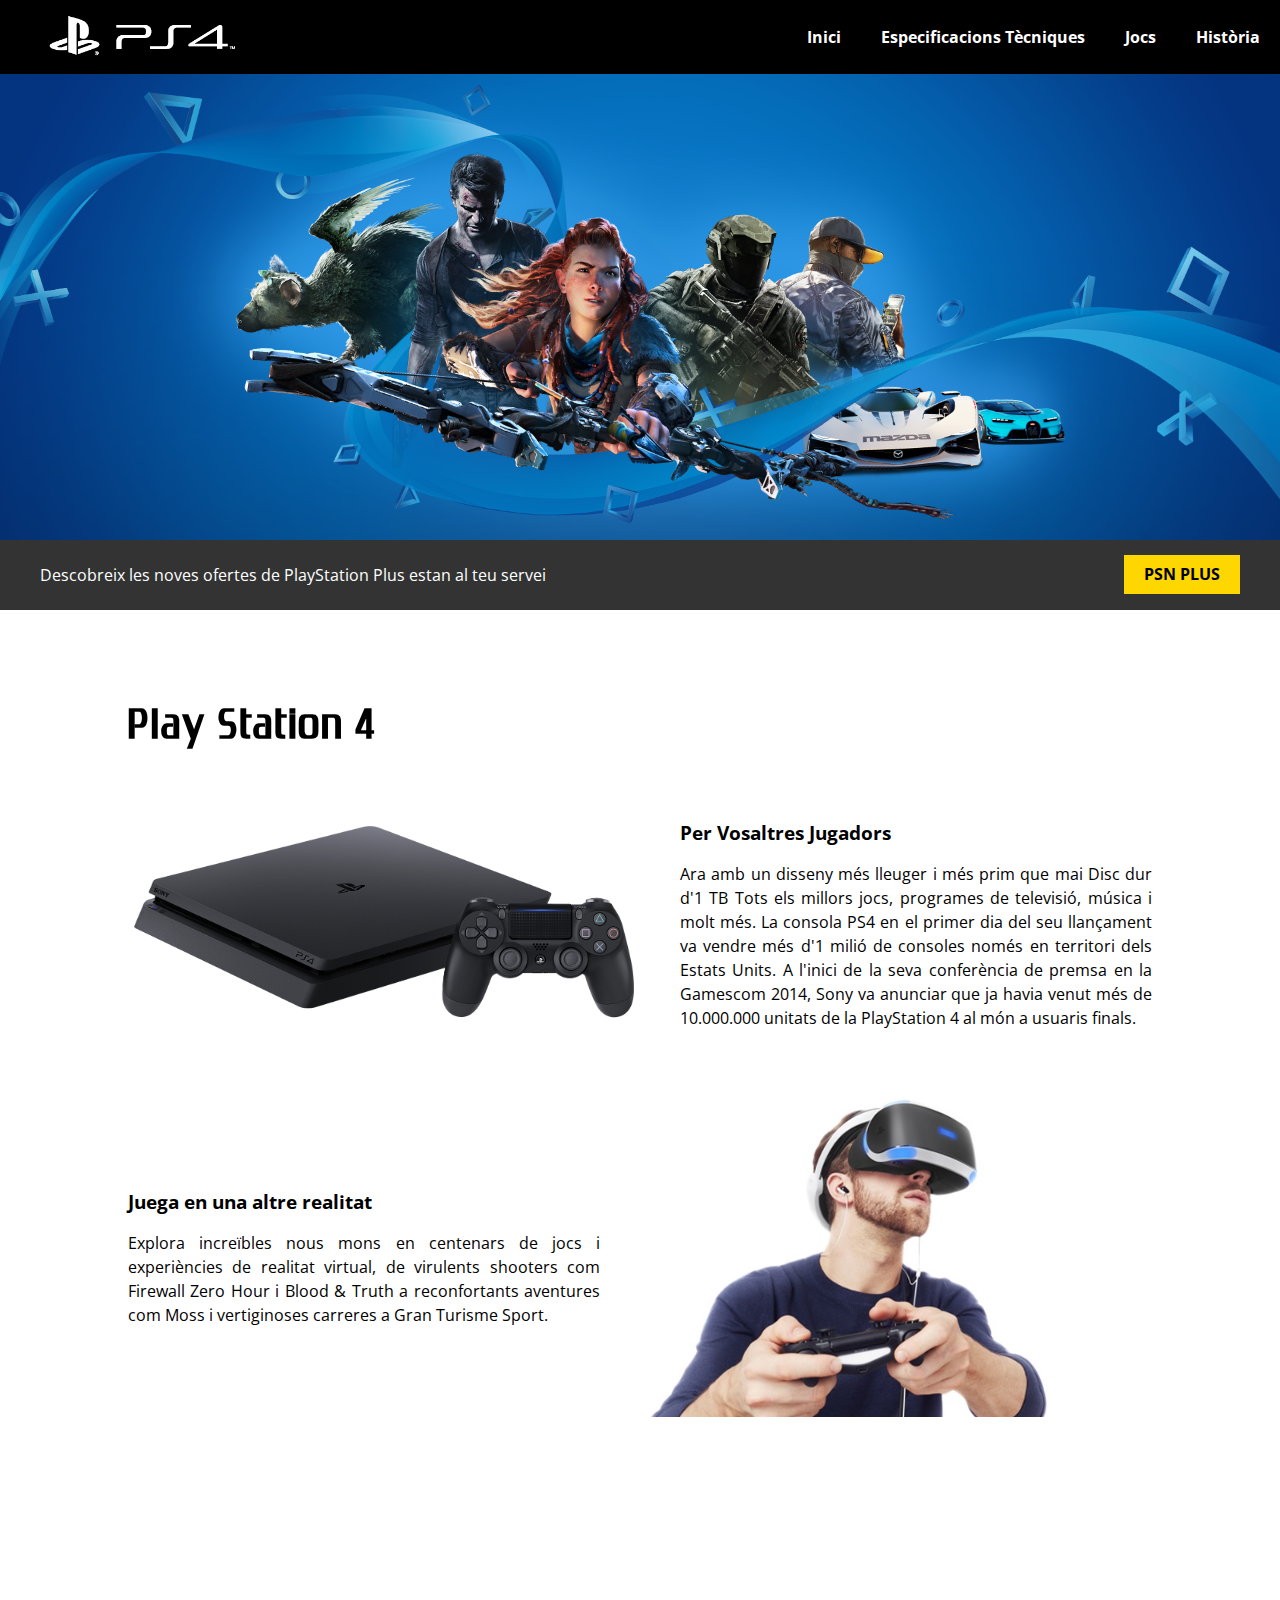
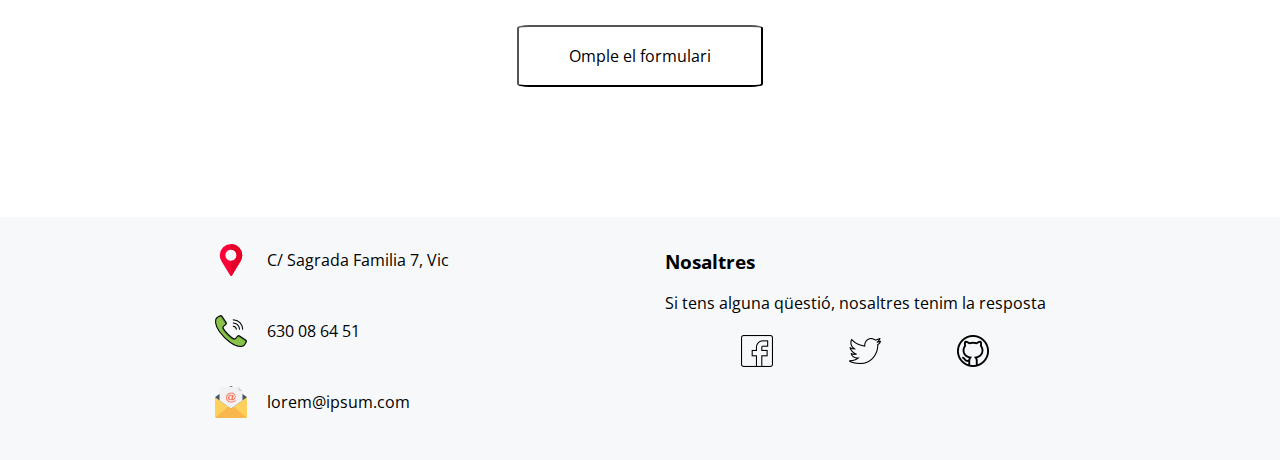
<file: index.html>
<!DOCTYPE html>
<html lang="en">

<head>
    <meta charset="UTF-8">
    <meta name="viewport" content="width=device-width, initial-scale=1.0">
    <meta http-equiv="X-UA-Compatible" content="ie=edge">
    <title>PlayStation 4</title>
    <link rel="icon" href="img/favicon.ico" type="image/x-icon">
    <link rel="stylesheet" href="css/normalize.css">
    <link rel="stylesheet" href="css/styles.css">
    <link href="https://fonts.googleapis.com/css?family=Open+Sans:300,400,700&display=swap" rel="stylesheet">
</head>

<body>
    <header>
        <nav>
            <div class="logo">
                <a href="index.html">
                    <img src="img/logo_ps4_white (1).png" alt="Logo PS4">
                </a>
            </div>
            <ul>
                <li><a href="index.html">Inici</a></li>
                <li><a href="specs.html">Especificacions Tècniques</a></li>
                <li><a href="jocs.html">Jocs</a></li>
                <li><a href="historia.html">Història</a></li>
            </ul>
        </nav>
    </header>
    <main>
        <div class="top">
            <img class="promocio" src="img/PlayStation-Experience-2016-Banner.png">
            <div class="psnPLUS">
                <p>Descobreix les noves ofertes de PlayStation Plus estan al teu servei</p>
                <a href="#" class="button_psn">PSN Plus</a>
            </div>
        </div>
        <div class="container">
            <div class="ps4">
                <h1 class="titol">Play Station 4</h1>
            </div>
            <div class="apartat">
                <img src="img/PS4.png" alt="ps4 stock">
                <div class="text-info">
                    <h3>Per Vosaltres Jugadors</h3>
                    <p>Ara amb un disseny més lleuger i més prim que mai
                        Disc dur d'1 TB
                        Tots els millors jocs, programes de televisió, música i molt més. La consola PS4 en el primer
                        dia del seu llançament va vendre més d'1 milió de consoles només en territori dels Estats Units.
                        A l'inici de la seva conferència de premsa en la Gamescom 2014, Sony va anunciar que ja havia
                        venut més de 10.000.000 unitats de la PlayStation 4 al món a usuaris finals.</p>
                </div>
            </div>
            <div class="apartat">
                <div class="text-info">
                    <h3>Juega en una altre realitat</h3>
                    <p>Explora increïbles nous mons en centenars de jocs i experiències de realitat virtual, de
                        virulents shooters com Firewall Zero Hour i Blood & Truth a reconfortants aventures com Moss i
                        vertiginoses carreres a Gran Turisme Sport.</p>
                </div>
                <img src="img/VR.jpg" alt="VR stock">
            </div>
        </div>
        <div class="background">
            <div class="newsletter">
                <h2>Subscriu-te a la nostra Newsletter per rebre novetats!</h2>
                <button class="button" id="open">Omple el formulari</button>
            </div>
        </div>
        <div class="pop-up" id="pop-up">
            <div class="content">
                <span class="close">&times;</span>
                <h3>Introdueix les dades</h3>
                <form class="formulari">
                    <input class="entrada" type="text" name="lastname" placeholder="Nom i cognoms" required><br>
                    <input class="entrada" type="email" name="lastname" placeholder="E-Mail" required><br><br>
                    <div class="genere" required>
                        <input type="radio" name="genere"> Home
                        <input type="radio" name="genere"> Dona
                        <input type="radio" name="genere"> Altre
                    </div>
                    <input type="submit" value="Enviar" class="submit">
                </form>
            </div>
        </div>
    </main>
    <footer>
        <div class="info">
            <div class="section">
                <img src="img/placeholder.png" alt="Location">
                <p>C/ Sagrada Familia 7, Vic</p>
            </div>
            <div class="section">
                <img src="img/call.png" alt="Phone">
                <p>630 08 64 51</p>
            </div>
            <div class="section">
                <img src="img/email.png" alt="Email">
                <p>lorem@ipsum.com</p>
            </div>
        </div>
        <div class="about">
            <h3>Nosaltres</h3>
            <p>Si tens alguna qüestió, nosaltres tenim la resposta</p>
            <div class="iconos">
                <a href="#"><img src="img/facebook.png" alt="facebook" class="facebook"></a>
                <a href="#"><img src="img/twitter.png" alt="twitter" class="twitter"></a>
                <a href="#"><img src="img/github.png" alt="github" class="github"></a>
            </div>
        </div>
    </footer>
    <script>
        var modal = document.getElementById("pop-up");
        var btn = document.getElementById("open");
        var span = document.getElementsByClassName("close")[0];
        btn.onclick = function () {
            modal.style.display = "block";
        }
        span.onclick = function () {
            modal.style.display = "none";
        }
        window.onclick = function (event) {
            if (event.target == modal) {
                modal.style.display = "none";
            }
        }
    </script>
</body>

</html>
</file>
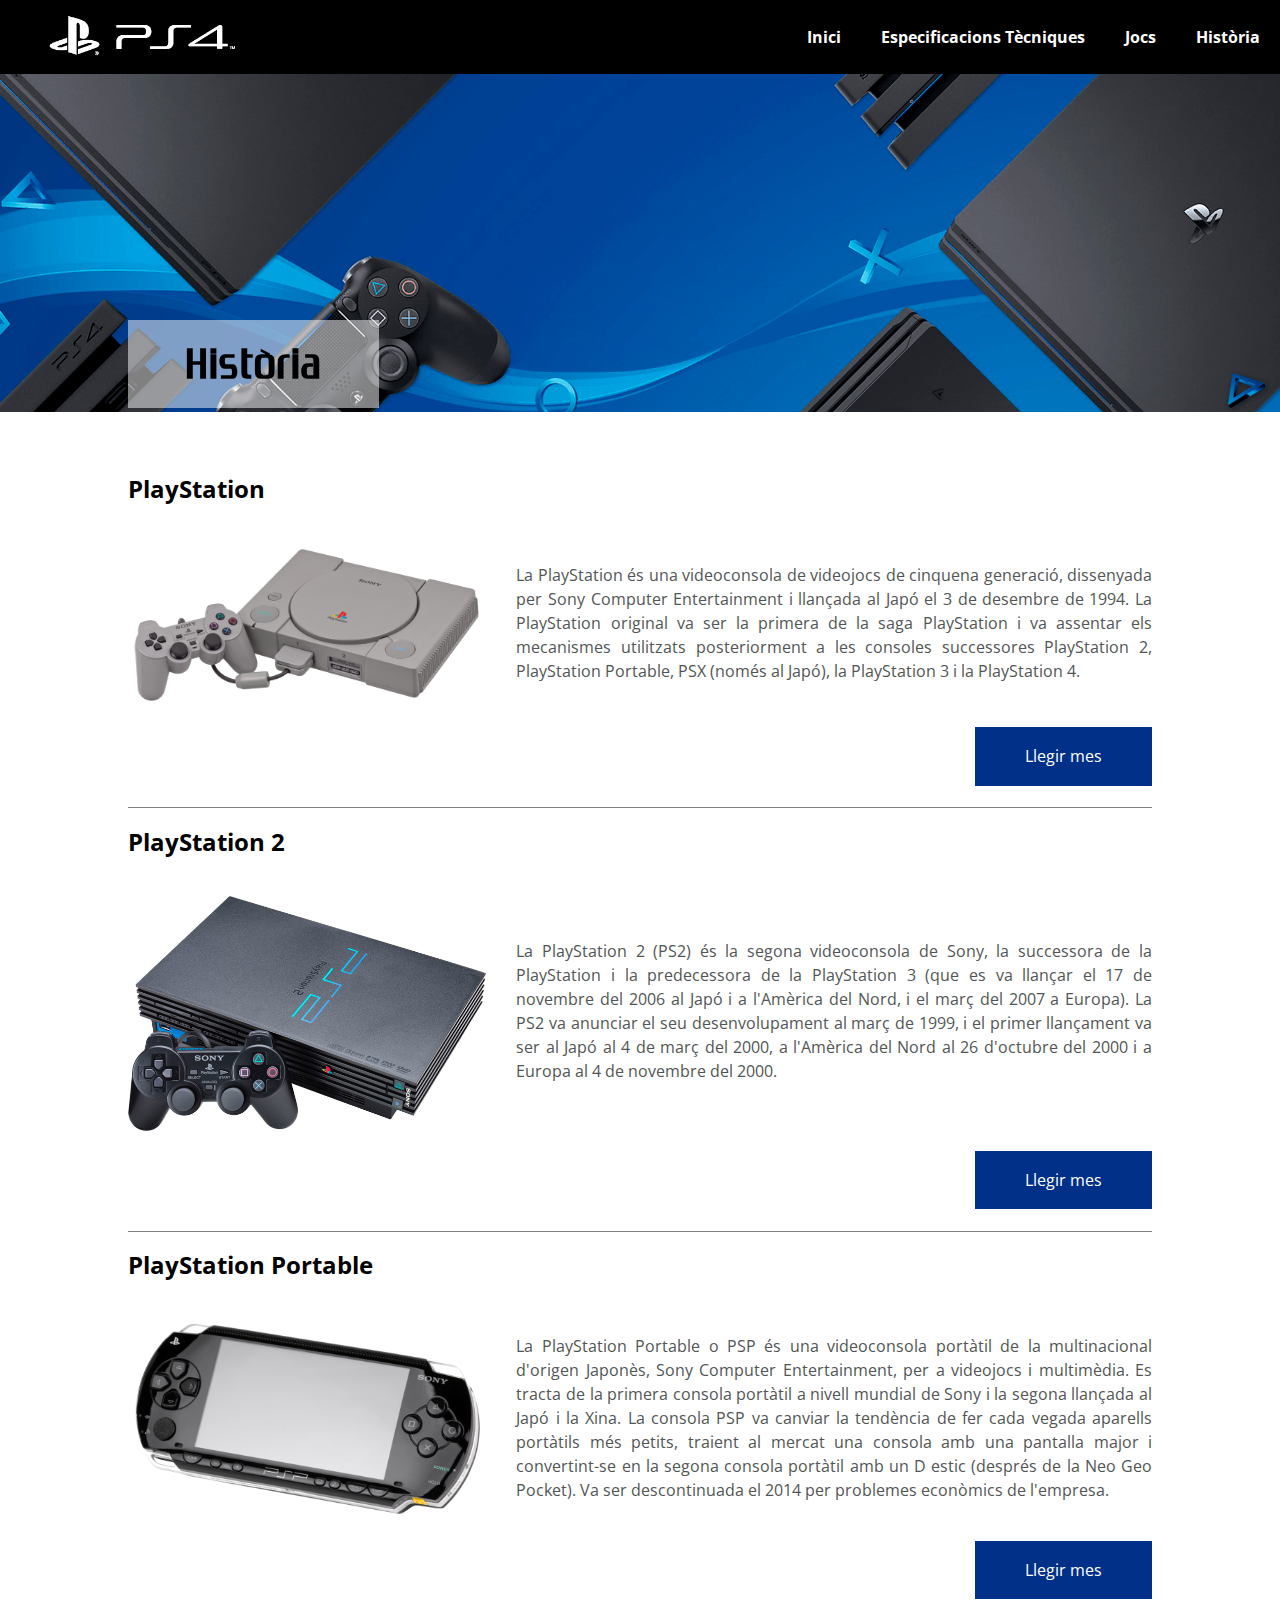
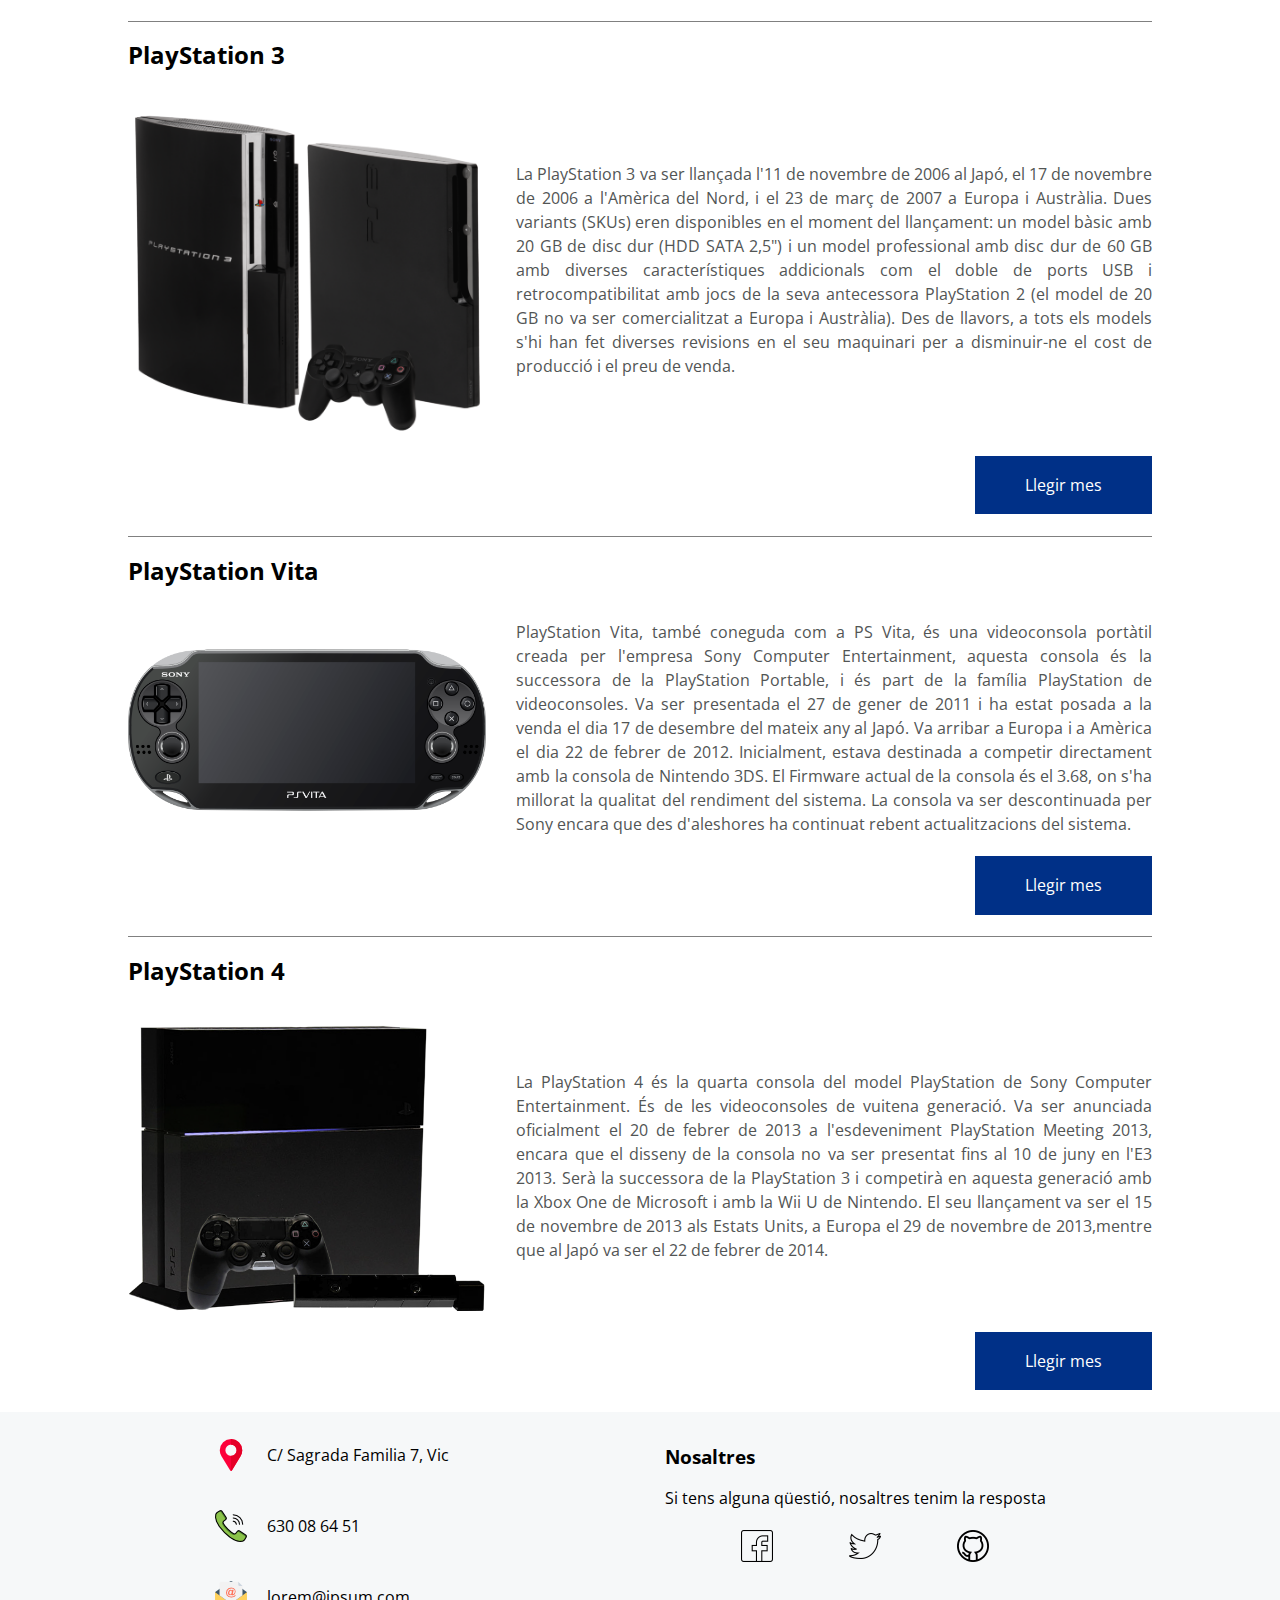
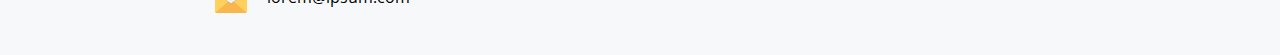
<file: historia.html>
<!DOCTYPE html>
<html lang="en">

<head>
    <meta charset="UTF-8">
    <meta name="viewport" content="width=device-width, initial-scale=1.0">
    <meta http-equiv="X-UA-Compatible" content="ie=edge">
    <title>PlayStation 4</title>
    <link rel="icon" href="img/favicon.ico" type="image/x-icon">
    <link rel="stylesheet" href="css/normalize.css">
    <link rel="stylesheet" href="css/styles.css">
    <link href="https://fonts.googleapis.com/css?family=Open+Sans:300,400,700&display=swap" rel="stylesheet">
</head>

<body>
    <header>
        <nav>
            <div class="logo">
                <a href="index.html">
                    <img src="img/logo_ps4_white (1).png" alt="Logo PS4">
                </a>
            </div>
            <ul>
                <li><a href="index.html">Inici</a></li>
                <li><a href="specs.html">Especificacions Tècniques</a></li>
                <li><a href="jocs.html">Jocs</a></li>
                <li><a href="historia.html">Història</a></li>
            </ul>
        </nav>
    </header>
    <main>
        <div class="banner-top">
            <h1 class="titol">Història</h1>
            <img class="promocio" src="img/banner_final.png">
        </div>
        <div class="container">
            <article class="historia">
                <h2>PlayStation</h2>
                <div class="descripcio">
                    <img src="img/PS1.png" alt="PS1">
                    <p>La PlayStation és una videoconsola de videojocs de cinquena generació,
                        dissenyada per Sony Computer Entertainment i llançada al Japó el 3 de desembre de 1994. La
                        PlayStation original va ser la primera de la saga PlayStation i va assentar els mecanismes
                        utilitzats posteriorment a les consoles successores PlayStation 2, PlayStation Portable, PSX
                        (només al Japó), la PlayStation 3 i la PlayStation 4.</p>
                </div>
                <a href="#" class="button-blue">Llegir mes</a>
            </article>
            <article class="historia">
                <h2>PlayStation 2</h2>
                <div class="descripcio">
                    <img src="img/ps2.png" alt="PS2">
                    <p>La PlayStation 2 (PS2) és la segona videoconsola de Sony, la successora
                        de la PlayStation i la predecessora de la PlayStation 3 (que es va llançar el 17 de novembre del
                        2006 al Japó i a l'Amèrica del Nord, i el març del 2007 a Europa). 
                        La PS2 va anunciar el seu
                        desenvolupament al març de 1999, i el primer llançament va ser al Japó al 4 de març del 2000, a
                        l'Amèrica del Nord al 26 d'octubre del 2000 i a Europa al 4 de novembre del 2000.</p>
                </div>
                <a href="#" class="button-blue">Llegir mes</a>
            </article>
            <article class="historia">
                <h2>PlayStation Portable</h2>
                <div class="descripcio">
                    <img src="img/psp.png" alt="PSP">
                    <p>La PlayStation Portable o PSP és una videoconsola portàtil de la multinacional d'origen Japonès, Sony Computer Entertainment, per a videojocs i multimèdia. Es tracta de la primera consola portàtil a nivell mundial de Sony i la segona llançada al Japó i la Xina.
                    
                    La consola PSP va canviar la tendència de fer cada vegada aparells portàtils més petits, traient al mercat una consola amb una pantalla major i convertint-se en la segona consola portàtil amb un D estic (després de la Neo Geo Pocket). Va ser descontinuada el 2014 per problemes econòmics de l'empresa.</p>
                </div>
                <a href="#" class="button-blue">Llegir mes</a>
            </article>
            <article class="historia">
                <h2>PlayStation 3</h2>
                <div class="descripcio">
                    <img src="img/ps3.png" alt="PS3">
                    <p>La PlayStation 3 va ser llançada l'11 de novembre de 2006 al Japó, el 17 de novembre de 2006 a l'Amèrica del Nord, i el 23 de març de 2007 a Europa i Austràlia. Dues variants (SKUs) eren disponibles en el moment del llançament: un model bàsic amb 20 GB de disc dur (HDD SATA 2,5") i un model professional amb disc dur de 60 GB amb diverses característiques addicionals com el doble de ports USB i retrocompatibilitat amb jocs de la seva antecessora PlayStation 2 (el model de 20 GB no va ser comercialitzat a Europa i Austràlia). Des de llavors, a tots els models s'hi han fet diverses revisions en el seu maquinari per a disminuir-ne el cost de producció i el preu de venda.</p>
                </div>
                <a href="#" class="button-blue">Llegir mes</a>
            </article>
            <article class="historia">
                <h2>PlayStation Vita</h2>
                <div class="descripcio">
                    <img src="img/psvita.png" alt="PSVita">
                    <p>PlayStation Vita, també coneguda com a PS Vita, és una videoconsola portàtil creada per l'empresa Sony Computer Entertainment, aquesta consola és la successora de la PlayStation Portable, i és part de la família PlayStation de videoconsoles. Va ser presentada el 27 de gener de 2011 i ha estat posada a la venda el dia 17 de desembre del mateix any al Japó. Va arribar a Europa i a Amèrica el dia 22 de febrer de 2012. Inicialment, estava destinada a competir directament amb la consola de Nintendo 3DS. El Firmware actual de la consola és el 3.68, on s'ha millorat la qualitat del rendiment del sistema. La consola va ser descontinuada per Sony encara que des d'aleshores ha continuat rebent actualitzacions del sistema.</p>
                </div>
                <a href="#" class="button-blue">Llegir mes</a>
            </article>
            <article class="historia">
                <h2>PlayStation 4</h2>
                <div class="descripcio">
                    <img src="img/ps4_1.png" alt="PS4">
                    <p>La PlayStation 4 és la quarta consola del model PlayStation de Sony Computer Entertainment. És de les videoconsoles de vuitena generació. Va ser anunciada oficialment el 20 de febrer de 2013 a l'esdeveniment PlayStation Meeting 2013, encara que el disseny de la consola no va ser presentat fins al 10 de juny en l'E3 2013. Serà la successora de la PlayStation 3 i competirà en aquesta generació amb la Xbox One de Microsoft i amb la Wii U de Nintendo. El seu llançament va ser el 15 de novembre de 2013 als Estats Units, a Europa el 29 de novembre de 2013,mentre que al Japó va ser el 22 de febrer de 2014.</p>
                </div>
                <a href="#" class="button-blue">Llegir mes</a>
            </article>
        </div>
    </main>
    <footer>
        <div class="info">
            <div class="section">
                <img src="img/placeholder.png" alt="Location">
                <p>C/ Sagrada Familia 7, Vic</p>
            </div>
            <div class="section">
                <img src="img/call.png" alt="Phone">
                <p>630 08 64 51</p>
            </div>
            <div class="section">
                <img src="img/email.png" alt="Email">
                <p>lorem@ipsum.com</p>
            </div>
        </div>
        <div class="about">
            <h3>Nosaltres</h3>
            <p>Si tens alguna qüestió, nosaltres tenim la resposta</p>
            <div class="iconos">
                <a href="#"><img src="img/facebook.png" alt="facebook" class="facebook"></a>
                <a href="#"><img src="img/twitter.png" alt="twitter" class="twitter"></a>
                <a href="#"><img src="img/github.png" alt="github" class="github"></a>
            </div>
        </div>
    </footer>
</body>

</html>
</file>
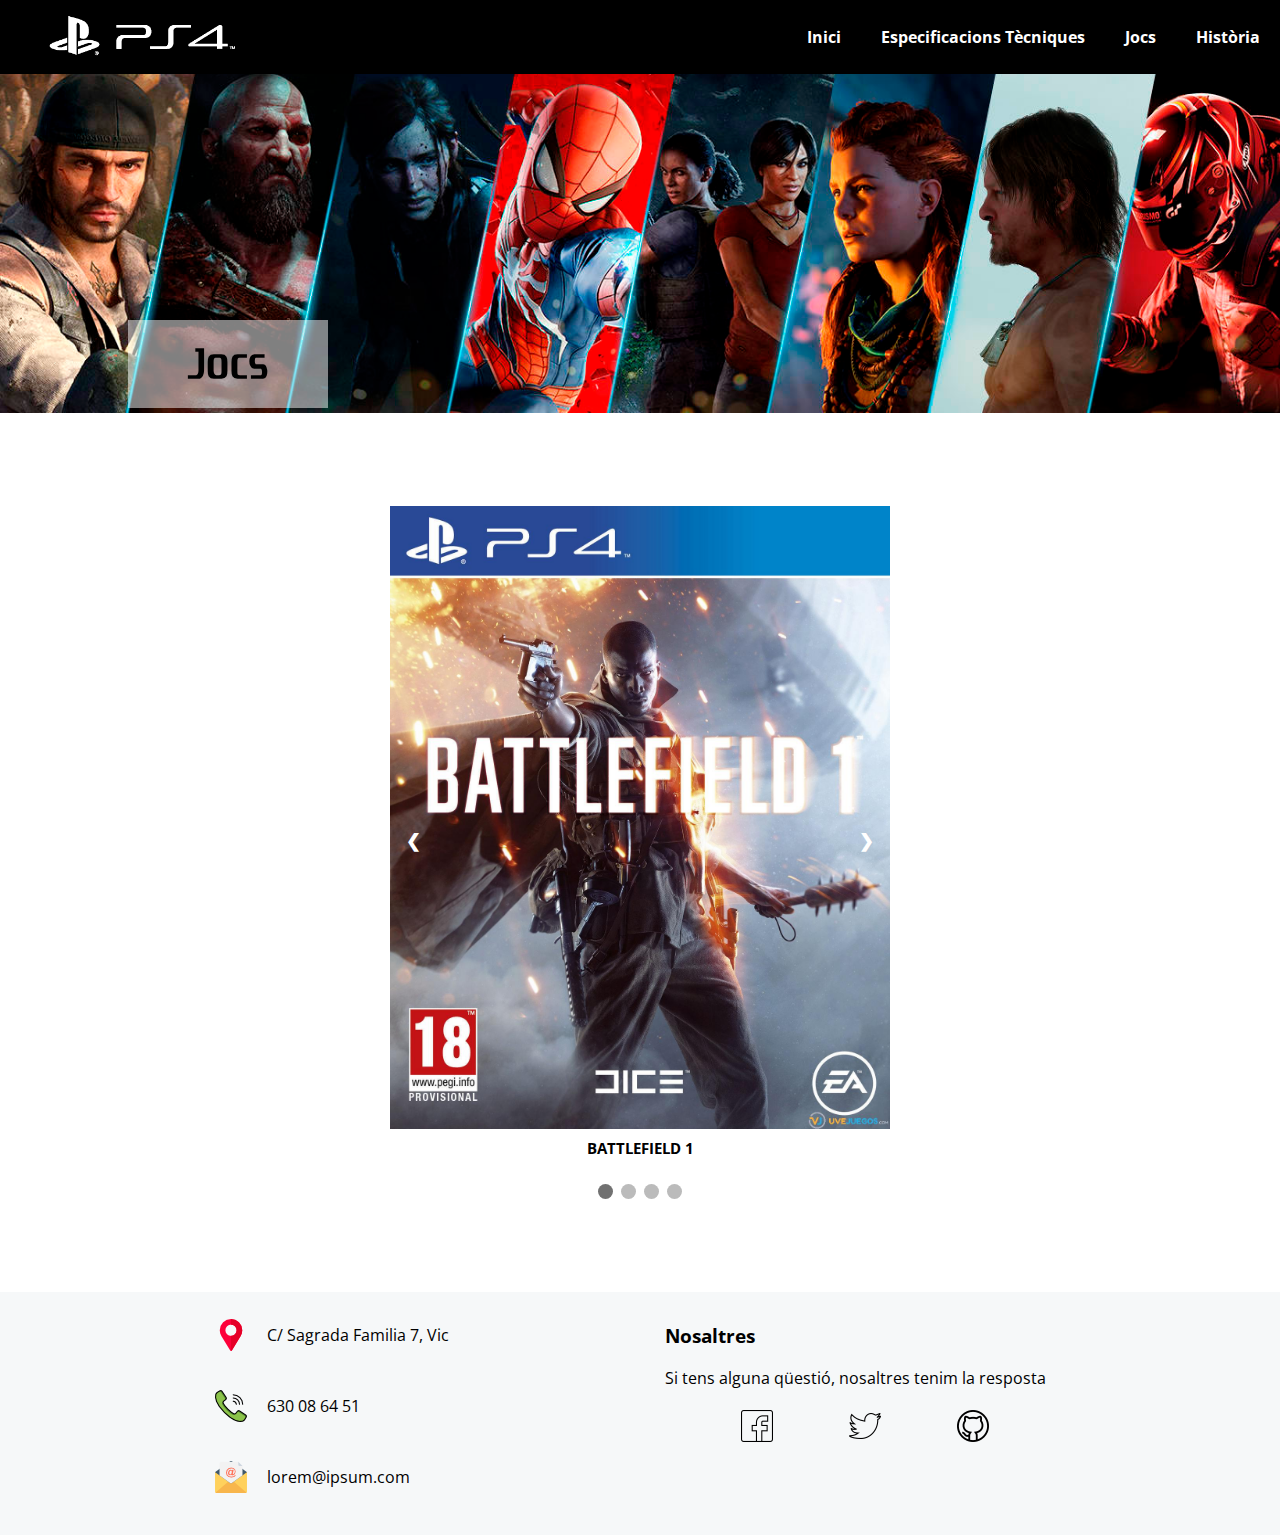
<file: jocs.html>
<!DOCTYPE html>
<html>

<head>
    <meta charset="UTF-8">
    <meta name="viewport" content="width=device-width, initial-scale=1.0">
    <meta http-equiv="X-UA-Compatible" content="ie=edge">
    <title>PlayStation 4</title>
    <link rel="icon" href="img/favicon.ico" type="image/x-icon">
    <link rel="stylesheet" href="css/normalize.css">
    <link rel="stylesheet" href="css/styles.css">
    <link href="https://fonts.googleapis.com/css?family=Open+Sans:300,400,700&display=swap" rel="stylesheet">
    <style>
        * {
            box-sizing: border-box
        }
    </style>
</head>

<body>
    <div class="overlay">
        <img id="img_overlay" src="img/caratula.jpg">
        <div class="text_overlay">
            <h2 id="nom"></h2>
            <p id="p1"></p>
            <p id="p2"></p>
            <p id="p3"></p>
            <p id="p4"></p>
            <p id="p5"></p>
        </div>
    </div>
    <header>
        <nav>
            <div class="logo">
                <a href="index.html">
                    <img src="img/logo_ps4_white (1).png" alt="Logo PS4">
                </a>
            </div>
            <ul>
                <li><a href="index.html">Inici</a></li>
                <li><a href="specs.html">Especificacions Tècniques</a></li>
                <li><a href="jocs.html">Jocs</a></li>
                <li><a href="historia.html">Història</a></li>
            </ul>
        </nav>
    </header>
    <main>
        <div class="banner-top">
            <h1 class="titol">Jocs</h1>
            <img class="promocio" src="img/OnlyOnPlaystation.png">
        </div>
        <div class=" container-jocs">

            <div class="mySlides fade">
                <img src="img/caratula.jpg" style="width:100%" data-index="0">
                <div class="text">BATTLEFIELD 1 </div>
            </div>

            <div class="mySlides fade">
                <img src="img/caratula1.jpg" style="width:100%" data-index="1">
                <div class="text">DEAD ISLAND 2</div>
            </div>

            <div class="mySlides fade">
                <img src="img/caratula2.jpg" style="width:100%" data-index="2">
                <div class="text">DEATH STRANDING</div>
            </div>

            <div class="mySlides fade">
                <img src="img/caratula3.jpg" style="width:100%" data-index="3">
                <div class="text">GOD OF WAR 4</div>
            </div>

            <a class="prev" onclick="plusSlides(-1)">&#10094;</a>
            <a class="next" onclick="plusSlides(1)">&#10095;</a>

        </div>
        <br>

        <div class="slots">
            <span class="dot" onclick="currentSlide(1)"></span>
            <span class="dot" onclick="currentSlide(2)"></span>
            <span class="dot" onclick="currentSlide(3)"></span>
            <span class="dot" onclick="currentSlide(4)"></span>
        </div>
    </main>
    <footer>
        <div class="info">
            <div class="section">
                <img src="img/placeholder.png" alt="Location">
                <p>C/ Sagrada Familia 7, Vic</p>
            </div>
            <div class="section">
                <img src="img/call.png" alt="Phone">
                <p>630 08 64 51</p>
            </div>
            <div class="section">
                <img src="img/email.png" alt="Email">
                <p>lorem@ipsum.com</p>
            </div>
        </div>
        <div class="about">
            <h3>Nosaltres</h3>
            <p>Si tens alguna qüestió, nosaltres tenim la resposta</p>
            <div class="iconos">
                <a href="#"><img src="img/facebook.png" alt="facebook" class="facebook"></a>
                <a href="#"><img src="img/twitter.png" alt="twitter" class="twitter"></a>
                <a href="#"><img src="img/github.png" alt="github" class="github"></a>
            </div>
        </div>
    </footer>

    <script>
        var nom=document.getElementById("nom")
        var p1=document.getElementById("p1")
        var p2=document.getElementById("p2")
        var p3=document.getElementById("p3")
        var p4=document.getElementById("p4")
        var p5=document.getElementById("p5")

        const text_jocs = [
            { "nom_": "BATTLEFIELD 1", "p1_": " Sinopsis = Vive los inicios de la guerra total.", "p2_": "Battlefield™ 1 te transporta a la Primera Guerra Mundial, donde la nueva tecnología y el conflicto internacional cambiaron la guerra para siempre.", "p3_": "Género = Acción, First Person Shooter", "p4_": "Desarrollador EA DICE", "p5_": "Lanzamiento 21/10/2016" },
            { "nom_": "DEAD ISLAND 2", "p1_": " Sinopsis = Bienvenido a la California zombi! Mata y sobrevive en Dead Island 2", "p2_": "Explora el Estado Dorado, con sus frondosos bosques y soleadas playas.", "p3_": "Género = Acción, Open World", "p4_": "Desarrollador Deep Silver", "p5_": "Lanzamiento 21/12/2019" },
            { "nom_": "DEATH STRANDING", "p1_": "Sinopsis = Embárcate en un viaje como nunca antes has visto", "p2_": "Como Sam Porter Bridges, deberéis salvar las diferencias en la sociedad.", "p3_": "Género = Acción, Open World", "p4_": "Desarrollador Kojima Productions", "p5_": "Lanzamiento 08/11/2019" },
            { "nom_": "GOD OF WAR 4", "p1_": "Sinopsis = Adéntrate en una aventura compleja y desconocida.", "p2_": "Únete a Kratos en un profundo viaje de reflexión, crecimiento, violencia y el deseo de convertirse en un hombre mejor por su hijo.", "p3_": "Género = Adventure", "p4_": "Desarrollador Santa Monica Studios", "p5_": "Lanzamiento 20/14/2018" }
        ]


        function crearText(element){
            nom.textContent=element.nom_
            p1.textContent=element.p1_
            p2.textContent=element.p2_
            p3.textContent=element.p3_
            p4.textContent=element.p4_
            p5.textContent=element.p5_
        }

        let img = document.querySelectorAll(".mySlides")
        let overlay = document.querySelector(".overlay")
        for (i = 0; i < img.length; i++) {
            img[i].addEventListener(
                "click",
                function (e) {
                    console.log(e.target.dataset.index)
                    crearText(text_jocs[e.target.dataset.index])
                    overlay.querySelector("img").src = e.target.src
                    overlay.style.display = "flex"
                }
            )
        }
        overlay.addEventListener(
            "click",
            function (e) {
                if (e.target.id != "img_overlay") {
                    overlay.style.display = "none"
                }
            }
        )

        var slideIndex = 1;
        showSlides(slideIndex);

        function plusSlides(n) {
            showSlides(slideIndex += n);
        }

        function currentSlide(n) {
            showSlides(slideIndex = n);
        }

        function showSlides(n) {
            var i;
            var slides = document.getElementsByClassName("mySlides");
            var dots = document.getElementsByClassName("dot");
            if (n > slides.length) { slideIndex = 1 }
            if (n < 1) { slideIndex = slides.length }
            for (i = 0; i < slides.length; i++) {
                slides[i].style.display = "none";
            }
            for (i = 0; i < dots.length; i++) {
                dots[i].className = dots[i].className.replace(" active", "");
            }
            slides[slideIndex - 1].style.display = "block";
            dots[slideIndex - 1].className += " active";
        }
    </script>

</body>
</file>
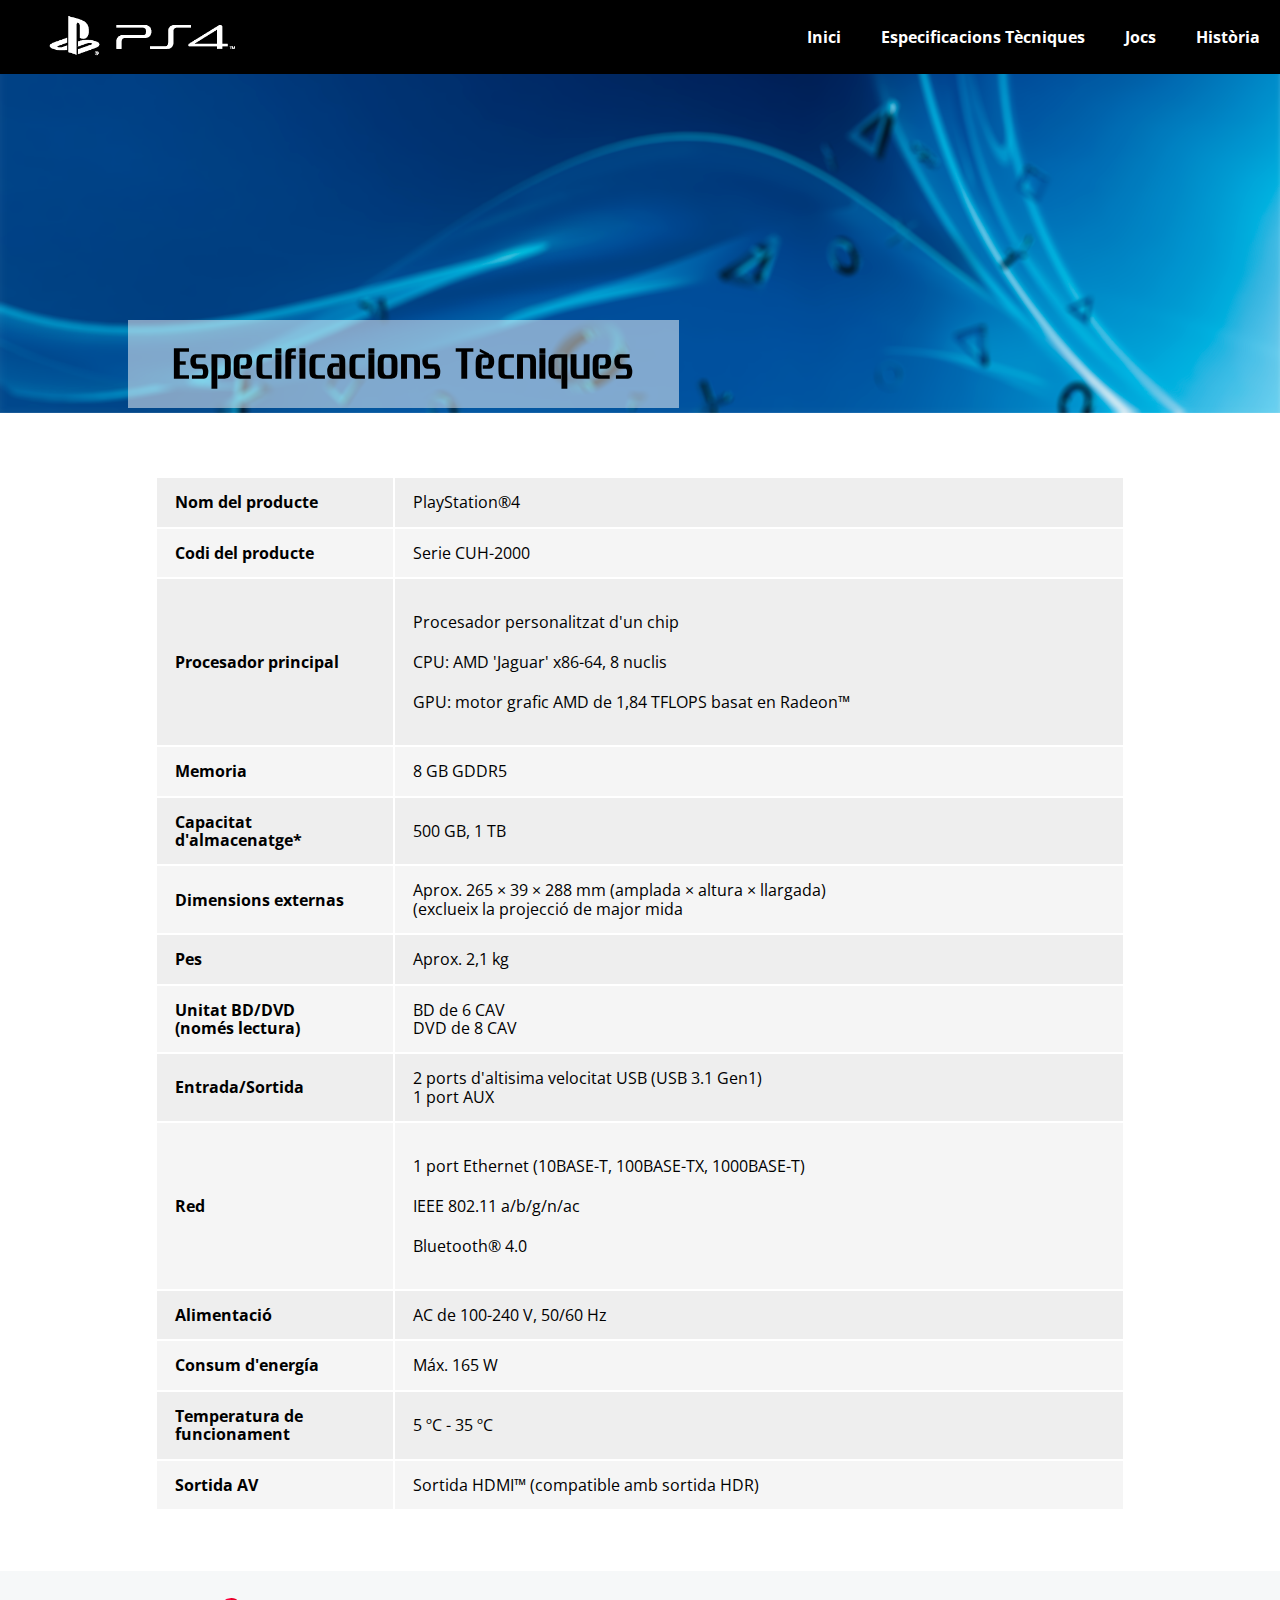
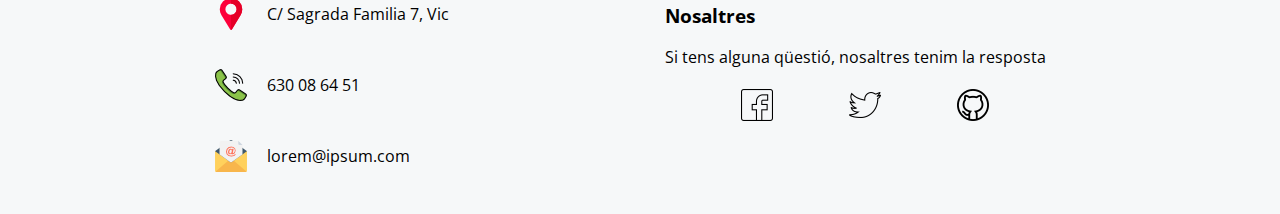
<file: specs.html>
<!DOCTYPE html>
<html lang="en">

<head>
    <meta charset="UTF-8">
    <meta name="viewport" content="width=device-width, initial-scale=1.0">
    <meta http-equiv="X-UA-Compatible" content="ie=edge">
    <title>PlayStation 4</title>
    <link rel="stylesheet" href="css/normalize.css">
    <link rel="stylesheet" href="css/styles.css">
    <link rel="icon" href="img/favicon.ico" type="image/x-icon">
    <link href="https://fonts.googleapis.com/css?family=Open+Sans:300,400,700&display=swap" rel="stylesheet">
    <link rel="link" href="index.html">
</head>

<body>
    <header>
        <nav>
            <div class="logo">
                <a href="index.html">
                    <img src="img/logo_ps4_white (1).png" alt="Logo PS4">
                </a>
            </div>
            <ul>
                <li><a href="index.html">Inici</a></li>
                <li><a href="specs.html">Especificacions Tècniques</a></li>
                <li><a href="jocs.html">Jocs</a></li>
                <li><a href="historia.html">Història</a></li>
            </ul>
        </nav>
    </header>
    <main>
        <div class="banner-et">
            <h1 class="titol">Especificacions Tècniques</h1>
            <img class="promocio" src="img/Banner.png">
        </div>
        <div class=" container">
            <div class="taula">
                <table width="100%" cellspacing="0" cellpadding="1">
                    <tbody>
                        <tr>
                            <td width="200"><b>Nom del producte</b></td>
                            <td>PlayStation®4</td>
                        </tr>
                        <tr>
                            <td width="200"><b>Codi del producte</b></td>
                            <td>Serie CUH-2000</td>
                        </tr>
                        <tr>
                            <td width="200"><b>Procesador principal</b></td>
                            <td>
                                <p>Procesador personalitzat d'un chip</p>
                                <p>CPU: AMD 'Jaguar' x86-64, 8 nuclis</p>
                                <p>GPU: motor grafic AMD de 1,84 TFLOPS basat en Radeon™</p>
                            </td>
                        </tr>
                        <tr>
                            <td><b>Memoria</b></td>
                            <td>8 GB GDDR5</td>
                        </tr>
                        <tr>
                            <td><b>Capacitat d'almacenatge*</b></td>
                            <td>500 GB, 1 TB</td>
                        </tr>
                        <tr>
                            <td><b>Dimensions externas</b></td>
                            <td>Aprox. 265 × 39 × 288 mm (amplada × altura × llargada)&nbsp;<br>(exclueix la projecció
                                de major mida</td>
                        </tr>
                        <tr>
                            <td><b>Pes</b></td>
                            <td>Aprox. 2,1 kg</td>
                        </tr>
                        <tr>
                            <td><b>Unitat BD/DVD<br>(només lectura)</b></td>
                            <td>BD de 6 CAV<br>DVD de 8 CAV</td>
                        </tr>
                        <tr>
                            <td><b>Entrada/Sortida</b></td>
                            <td>2 ports d'altisima velocitat USB (USB 3.1 Gen1)&nbsp;<br>1 port AUX</td>
                        </tr>
                        <tr>
                            <td>
                                <b>Red</b>
                            </td>
                            <td>
                                <p>1 port Ethernet (10BASE-T, 100BASE-TX, 1000BASE-T)</p>
                                <p>IEEE 802.11 a/b/g/n/ac</p>
                                <p>Bluetooth® 4.0</p>
                            </td>
                        </tr>
                        <tr>
                            <td><b>Alimentació</b></td>
                            <td>AC de 100-240 V, 50/60 Hz</td>
                        </tr>
                        <tr>
                            <td><b>Consum d'energía</b></td>
                            <td>Máx. 165 W</td>
                        </tr>
                        <tr>
                            <td><b>Temperatura de funcionament</b></td>
                            <td>5 ºC - 35 ºC<br></td>
                        </tr>
                        <tr>
                            <td><b>Sortida AV</b></td>
                            <td>Sortida HDMI™ (compatible amb sortida HDR)</td>
                        </tr>
                    </tbody>
                </table>
            </div>

        </div>

    </main>
    <footer>
        <div class="info">
            <div class="section">
                <img src="img/placeholder.png" alt="Location">
                <p>C/ Sagrada Familia 7, Vic</p>
            </div>
            <div class="section">
                <img src="img/call.png" alt="Phone">
                <p>630 08 64 51</p>
            </div>
            <div class="section">
                <img src="img/email.png" alt="Email">
                <p>lorem@ipsum.com</p>
            </div>
        </div>
        <div class="about">
            <h3>Nosaltres</h3>
            <p>Si tens alguna qüestió, nosaltres tenim la resposta</p>
            <div class="iconos">
                <a href="#"><img src="img/facebook.png" alt="facebook" class="facebook"></a>
                <a href="#"><img src="img/twitter.png" alt="twitter" class="twitter"></a>
                <a href="#"><img src="img/github.png" alt="github" class="github"></a>
            </div>
        </div>
    </footer>
</body>
</html>
</file>
<file: css/styles.css>
/*Globals*/

html{
    font-family: 'Open Sans', sans-serif;
    
}

a{
    text-decoration: none;
}

@font-face{
    font-family:themillion;
    src: url("../img/fuente1.ttf");
}
p{
    line-height: 1.5;

}

/*HEADER*/

nav{
    display: flex;
    background: rgb(0,0,0);
    justify-content: space-between;
    align-items: center;
    font-weight: bold;
    position: fixed;
    top:0;
    width: 100%;
    z-index:+1;
}
nav ul{
    display: flex;
    justify-content: space-between;
    list-style: none;
}
nav ul li {
    margin: 0;
    padding: 0px 0px;
}

nav ul li a{
    margin: 0;
    color: #ffffff;
    padding: 26px 20px;
}

li>a:hover{
    background-color:rgba(0,112,255,1);
}

.logo{
    margin-left:40px ;
}
.logo img{
    width: 210px;
}

.container{
    max-width: 80%;
    background-color: #ffffff;
    margin: 0 auto;

}

@media (max-width: 800px){
    nav{
        position: relative;
        display: block;
        flex-direction: column;
        align-items: center;
        height: 205px;

    }
    nav ul{
        display: inline;
        justify-content: center;
        text-align: center;
    }
    nav ul li{
        padding: 15px 0;
        border-top: grey 1px solid;
    }
    nav ul li:first-of-type{
        border: none;
        margin-top: -13px;
    }
    nav ul li a{
        padding: 8px 10px;
        margin: 0 auto;
    }
    a:hover{
        background: none;
    }
    li{
        padding: 0;
    }
    .logo img {
        display: none;
    }

}

/*Footer*/
footer{
    width: 100%;
    background-color: #F6F8F9;
    color: black;
    display: flex;
    justify-content: center;
    margin: 0 auto;
    justify-content: space-evenly;
    padding:15px 0 ;
}

.section{
    display: flex;
    align-items: center;
    margin-bottom: 15px;
}
.section img{

    width: 32px;
    margin-right: 20px;
}

.about{
    width: 400px;
}
.about p{
    text-align: justify;
}
.iconos{
    display: flex;
    justify-content: space-evenly;
    margin-top: 20px;
}

.facebook:hover{
    background-image: url("../img/facebook_color.png");
}
.twitter:hover{
    background-image: url("../img/twitter_color.png");
}
.github:hover{
    background-image: url("../img/github_color.png");
}
.buit{
    height: 800px;
}
@media (max-width: 800px){
    .about,
    .section{
        margin: 0 20px;
    }
}
/*Contingut principal*/

.titol{
    font-family:themillion;
    color:black;
    font-size:50px;
    letter-spacing:2px;
    margin: 0;
    background-color:transparent;

}
.ps4>.titol{
    margin-top: 85px;
}
.apartat{
    display: flex;
    margin-top: 5%;
    align-items: center;
    text-align: justify;
}

.apartat img{
    width: 50%;
    margin-right: 40px;
}



.background{
    text-align: center;
    background-image: url("../img/juegos2.png");
    height: 400px;
    background-attachment: fixed;
    background-position: center;
    background-repeat: no-repeat;
    background-size: cover;
}
.newsletter{
    padding-top: 100px;
}
.background h2{
    margin:0px;
    padding-top: 40px;
    text-align: center;
    color: #ffffff;
    margin-bottom: 20px;
}

.button{
    display: inline-block;
    background-color: white;
    margin-top: 20px;
    color: #000000;
    padding: 20px 50px;
    border-radius: 5%;
}
.button:hover{
    background-color: white;
}
.promocio{
    width:100%;
    margin-top:73px;
    min-height:73%;
}
.psnPLUS{
    display:flex;
    align-items:center;
    justify-content: space-between;
    height: 70px;
    background:rgba(0, 0, 0, 0.80) ;
    color: white;
    z-index: -70px;
    width: 100%;
}
.psnPLUS>p{
margin-left: 40px;
}
.psnPLUS>a{
    color: black;
    font-weight: 700;
    margin-right: 40px;
    text-transform: uppercase;
    padding: 10px 20px;
    background-color: #FFD700;
}

.psnPLUS>a:hover{
background-color: #003087;
color: white;
}

.top{
    display:flex;
    flex-direction: column;
}

@media (max-width: 800px){
    .promocio{
        margin-top: 0;
    }
    .top{
        margin-top: 0;
    }
    .button_psn{
        text-align: center;
    }
    .apartat {
        display: inline;
    }
    .apartat img{
        margin-top: 20px;
        margin-bottom: 0;
        width: 100%;
    }
    .text-info{
        margin-top: 50px;
    }


}



/*Specs*/
.banner-et{
    background-size:100%;
    background-repeat: no-repeat;
    background-position:center;
    margin-bottom: 60px;
}

.banner-et h1.titol{
    width:500px;
    margin-top:25%;
    margin-left:10%;
    padding:15px 2%;
    background:rgba(255, 255, 255, 0.5) ;
    position:absolute;
    text-align: center;
}


table{
    display:table;
    border:1px;
    border-collapse: separate;
    border-spacing: 2px;
}
table tr:nth-child(even) {
    background-color: #f5f5f5;
  }
table tr:nth-child(odd) {
   background-color:#eee;
}
tr{
    display: table-row;
    vertical-align: inherit;
    border-color: inherit;
}
td{
    text-align:left;
    border: 0;
    padding: 15px 18px;
    vertical-align: middle;
}
.taula{
    margin:60px auto;
    display: block;
    width: 970px;
}
@media (max-width: 800px){
    .taula{
        width: 100%;
        margin: 0 auto 20px;
    }
}

/*HISTORIA*/
.banner-top{
    background-size:100%;
    background-repeat: no-repeat;
    background-position:center;
    margin-bottom: 60px;
}

.banner-top h1.titol{
    width:200px;
    margin-top:25%;
    margin-left:10%;
    padding:15px 2%;
    background:rgba(255, 255, 255, 0.5) ;
    position:absolute;
    text-align: center;
}


.descripcio{
    display: flex;
    align-items: center;
}
.descripcio img{
    width: 35%;
    margin: 20px 30px 0px 0;
}

.descripcio p{
    color: #525555;
    text-align: justify;
    margin-bottom: 0;
}
.historia{
    margin-bottom: 100px;
    border-top: solid 1px grey;
}

.historia:first-of-type{
    border-style: none;
}
.button-blue{
    padding: 20px 50px;
    margin-top: 20px;
    background-color: #003087;
    border-radius: 0;
    color: white;
    text-align: center;
    float: right;
}


@media (max-width: 800px){
    .banner-top h1.titol,
    .banner-et h1.titol{
        margin: 0 0 -40px 0 ;

        display: block;
        background: none;
        position: relative;
    }
    .banner-top img,
    .banner-et img{
        display: none;
    }
    .descripcio{
        display: inline-block;
        margin-bottom: 20px;
    }
    .descripcio img{
        width: 100%;
    }
    .button-blue{
        padding: 20px;
        background-color: #003087;
        color: white;
        position: relative;
        float: none;
        overflow: hidden;
        display: block;
        margin: 0px auto -75px auto;
        text-align: center;
    }
    .button-blue:hover{
        background-color:#003087 ;
    }
}
.button-blue:hover{
    background-color: #000000;
}
/*JOCS*/

.container-jocs {

    max-width: 500px;
    position: relative;
    margin: auto;
    margin-top:7%;
}

.jocs{
    box-sizing: border-box;
}

.prev, .next {
  cursor: pointer;
  position: absolute;
  top: 50%;
  width: auto;
  padding: 16px;
  margin-top: -22px;
  color: white;
  font-weight: bold;
  font-size: 18px;
  transition: 0.6s ease;
  border-radius: 0 3px 3px 0;
  user-select: none;
}

.next {
  right: 0;
  border-radius: 3px 0 0 3px;
}

.prev:hover, .next:hover {
  background-color: rgba(0,0,0,0.8);
}

.text {
  color: #000000;
  font-size: 15px;
  padding: 8px 12px;
  position: relative;
  width: 100%;
  text-align: center;
  font-weight: 700;
}


.dot {
  cursor: pointer;
  height: 15px;
  width: 15px;
  margin: 0 2px;
  background-color: #bbb;
  border-radius: 50%;
  display: inline-block;
  transition: background-color 0.6s ease;
}

.active, .dot:hover {
  background-color: #717171;
}

.fade {
  -webkit-animation-name: fade;
  -webkit-animation-duration: 1.5s;
  animation-name: fade;
  animation-duration: 1.5s;
}

.slots{
    text-align:center;
    margin-bottom: 7%;
}

@-webkit-keyframes fade {
  from {opacity: .4} 
  to {opacity: 1}
}

@keyframes fade {
  from {opacity: .4} 
  to {opacity: 1}
}

@media (max-width: 800px) {
    .container-jocs{
        width: 90%;
    }
}

.overlay{
    width: 100%;
    height: 100%;
    overflow: auto;
    position: fixed;
    z-index: 200;
    background-color: rgba(0,0,0,0.9);
    display:none;
    align-items: center;
    text-align: justify;
}

#img_overlay{
    width: 35%;
    margin-top:6%;
    margin-bottom:6%;
    margin-left:10%;
}

.text_overlay{
    margin-left:4%;
    margin-right: 4%    ;

    color:white;
}


.pop-up{
    display: none; 
    position: fixed; 
    z-index: 1; 
    left: 0;
    top: 0;
    width: 100%; 
    height: 100%; 
    overflow: auto; 
    background-color: rgb(0,0,0); 
    background-color: rgba(0,0,0,0.6); 
  }
  

  .content {
    background-color: #fefefe;
    margin: 15% auto; 
    padding: 20px;
    border: 1px solid #888;
    width: 60%; 
  }
  
 
  .close {
    color: #aaa;
    float: right;
    font-size: 28px;
    font-weight: bold;
  }
  
  .close:hover,
  .close:focus {
    color: black;
    text-decoration: none;
    cursor: pointer;
  }

  .formulari p{
    margin: 0 0 0 0;
    
  }

  .entrada{
      width: 50%;
      margin: 20px auto 0 auto;
  }

  button, .button:hover{
      cursor: pointer;
  }

.genere{
    margin-bottom: 15px;
}

.genere input{
    margin-left:15px ;
}
.genere input:first-of-type{
    margin-left: 0;
}

.submit{
    background-color: #003087;
    color: #ffffff;
    border: none;
    padding: 10px 20px;
}

.submit:hover{
    cursor: pointer;
}

.content h3{
    margin-bottom: 0;
    text-transform: uppercase;
}

.container-jocs img:hover{
    cursor: pointer;
}
</file>
